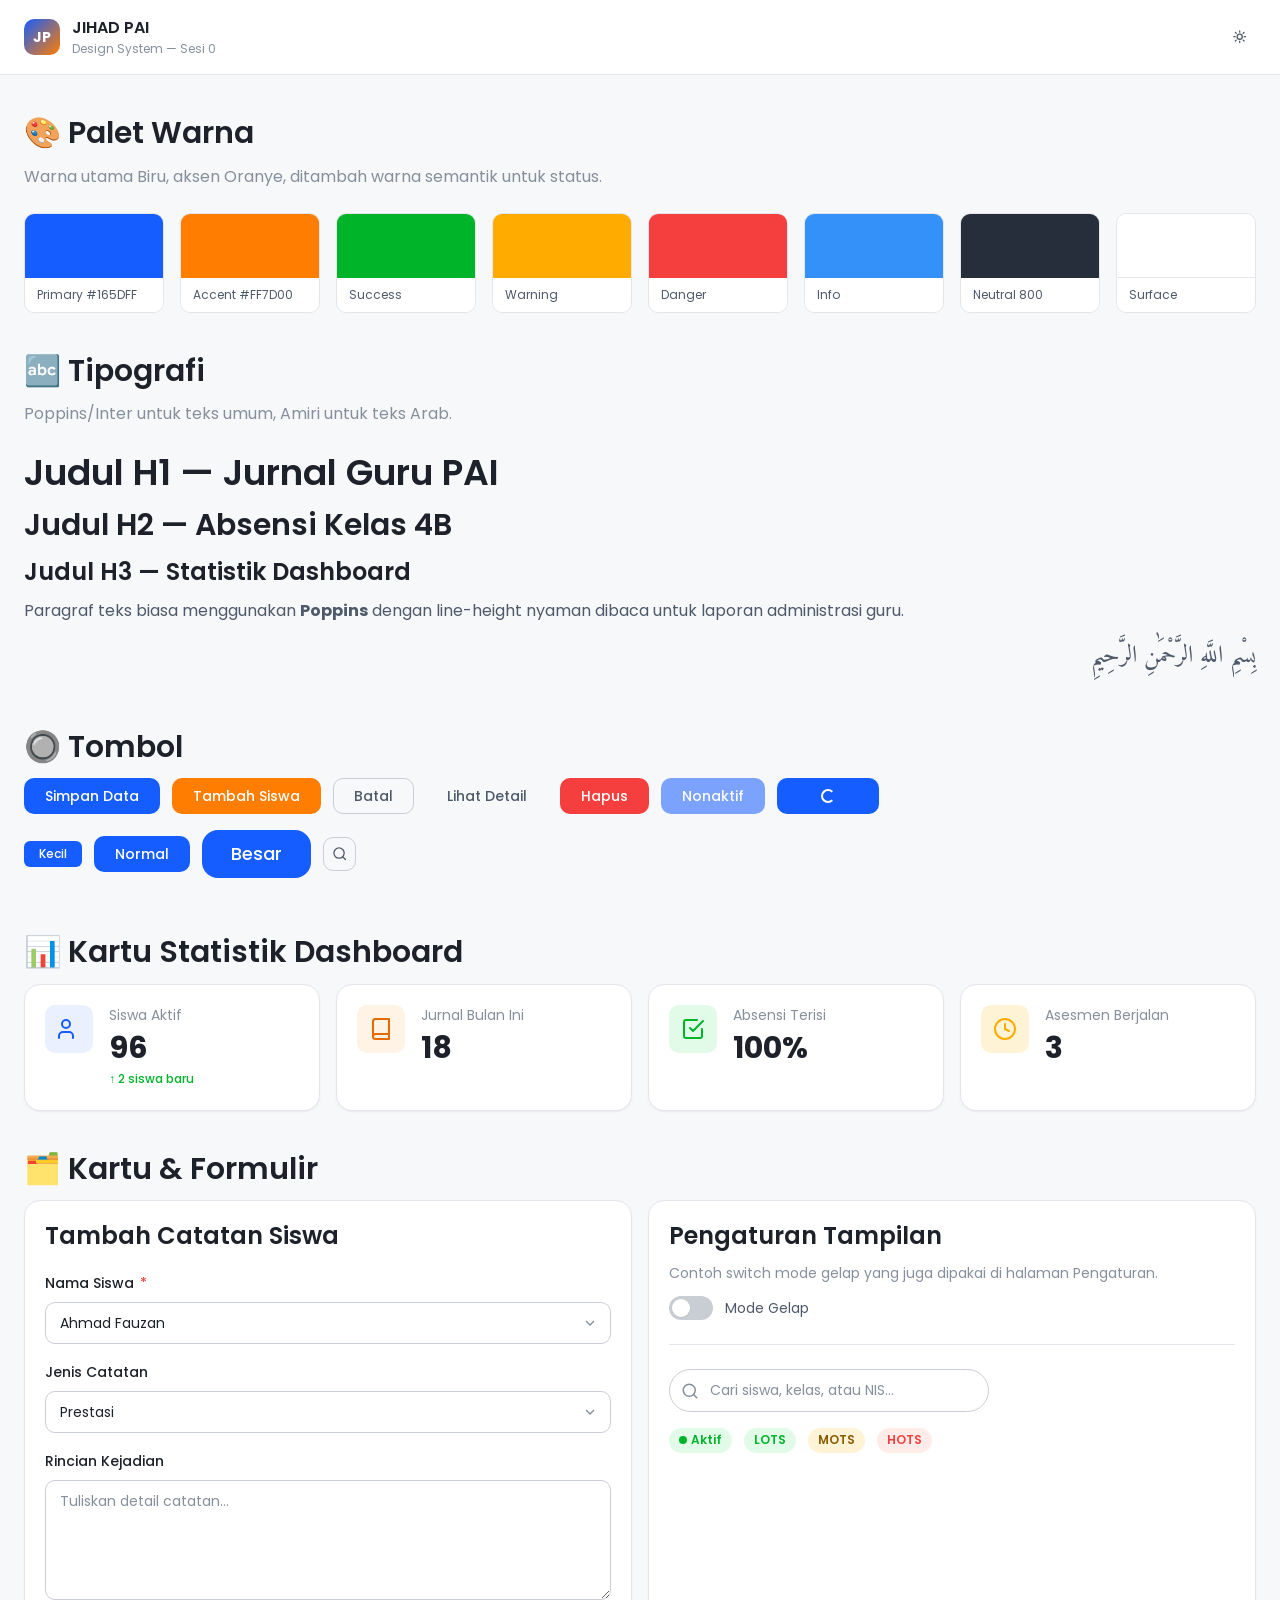
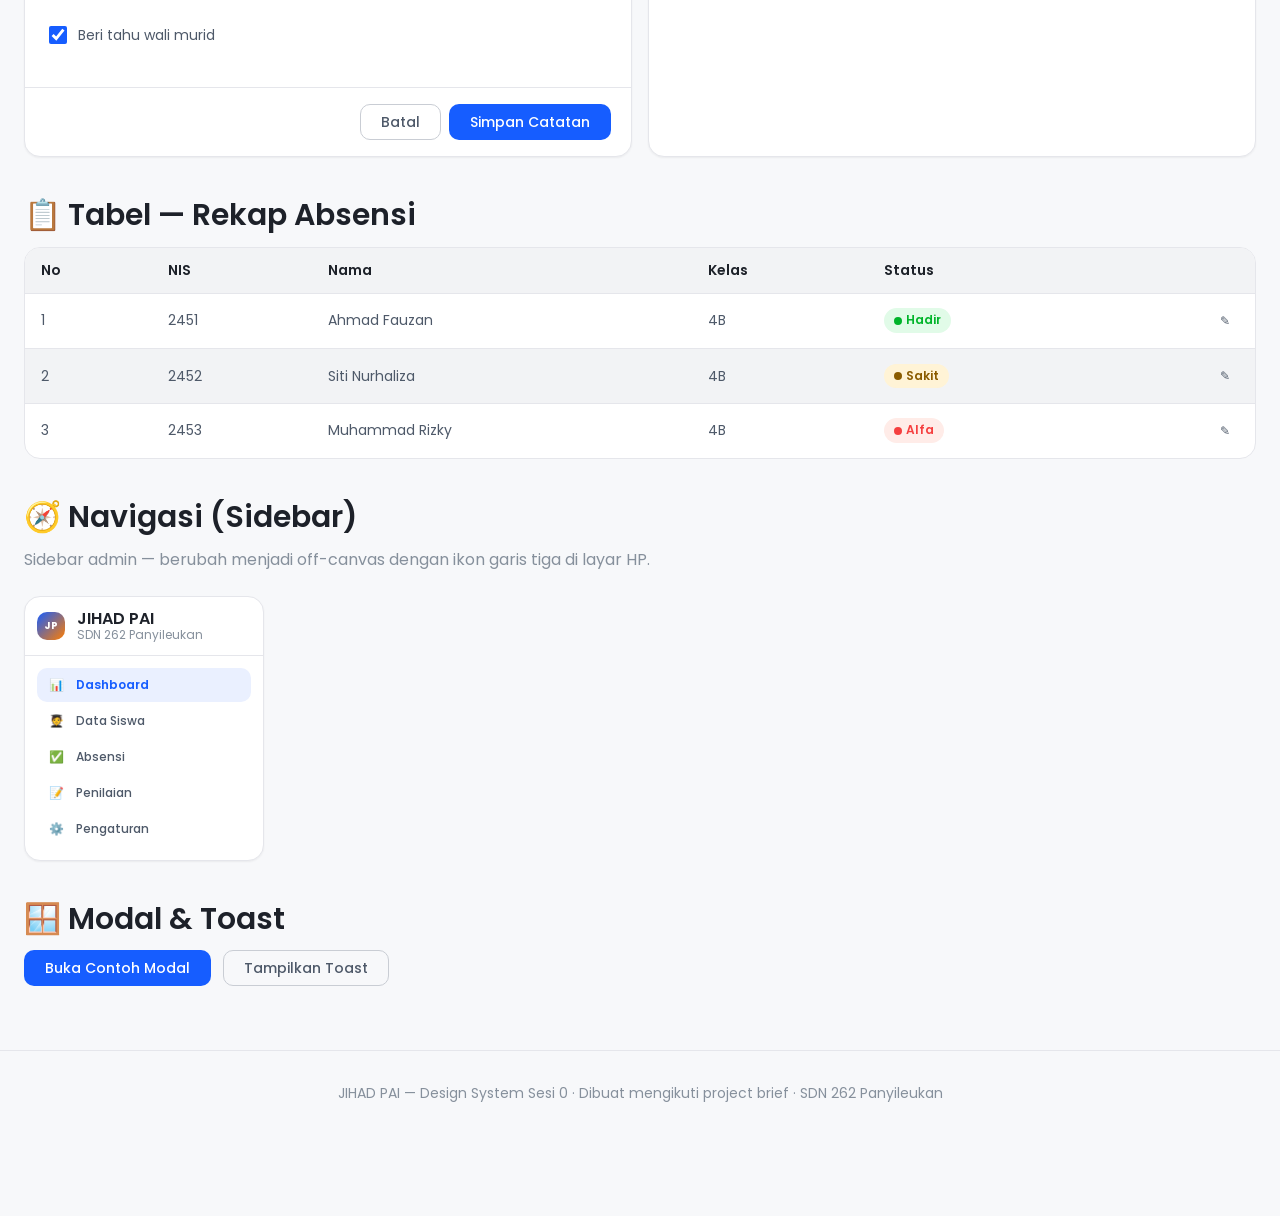
<file: docs/design-system-demo.html>
<!DOCTYPE html>
<html lang="id">
<head>
<meta charset="UTF-8">
<meta name="viewport" content="width=device-width, initial-scale=1.0">
<title>JIHAD PAI — Pratinjau Design System</title>
<link rel="preconnect" href="https://fonts.googleapis.com">
<link href="https://fonts.googleapis.com/css2?family=Poppins:wght@400;500;600;700&family=Amiri&display=swap" rel="stylesheet">
<style>
/* ==========================================================================
   JIHAD PAI — Design Tokens
   Jurnal, Informasi Harian, dan Administrasi Guru PAI
   Sesi 0: Design System
   ========================================================================== */

:root {
  /* ---------- Brand Colors ---------- */
  --color-primary-50:  #EAF0FF;
  --color-primary-100: #D2E0FF;
  --color-primary-300: #7DA3FF;
  --color-primary-500: #165DFF; /* Warna utama */
  --color-primary-600: #0E4FE0;
  --color-primary-700: #0B3FB8;
  --color-primary-900: #06277A;

  --color-accent-50:  #FFF3E6;
  --color-accent-100: #FFE2C2;
  --color-accent-300: #FFAD5C;
  --color-accent-500: #FF7D00; /* Warna aksen */
  --color-accent-600: #E56A00;
  --color-accent-700: #BD5700;

  /* ---------- Semantic Colors ---------- */
  --color-success-500: #00B42A;
  --color-success-100: #E1FBE8;
  --color-warning-500: #FFAB00;
  --color-warning-100: #FFF3D6;
  --color-danger-500:  #F53F3F;
  --color-danger-100:  #FFECE8;
  --color-info-500:    #3491FA;
  --color-info-100:    #E8F5FF;

  /* Status kehadiran (dipakai di modul Absensi) */
  --color-hadir:       var(--color-success-500);
  --color-izin:        var(--color-info-500);
  --color-sakit:       var(--color-warning-500);
  --color-alfa:        var(--color-danger-500);
  --color-dispensasi:  #9370DB;

  /* Level berpikir soal (Bank Soal) */
  --color-lots: var(--color-success-500);
  --color-mots: var(--color-warning-500);
  --color-hots: var(--color-danger-500);

  /* ---------- Neutrals ---------- */
  --color-white: #FFFFFF;
  --color-neutral-50:  #F7F8FA;
  --color-neutral-100: #F2F3F5;
  --color-neutral-200: #E5E6EB;
  --color-neutral-300: #C9CDD4;
  --color-neutral-400: #A9AEB8;
  --color-neutral-500: #86909C;
  --color-neutral-600: #6B7280;
  --color-neutral-700: #4E5969;
  --color-neutral-800: #272E3B;
  --color-neutral-900: #1D2129;

  /* ---------- Theme (Light — default) ---------- */
  --bg-body:        var(--color-neutral-50);
  --bg-surface:      var(--color-white);
  --bg-surface-alt:  var(--color-neutral-100);
  --bg-sidebar:      var(--color-white);
  --bg-overlay:      rgba(29, 33, 41, 0.55);
  --bg-hover:        var(--color-primary-50);

  --text-heading:   var(--color-neutral-900);
  --text-body:      var(--color-neutral-700);
  --text-muted:     var(--color-neutral-500);
  --text-on-primary: var(--color-white);
  --text-on-accent:  var(--color-white);
  --text-link:       var(--color-primary-500);

  --border-color:      var(--color-neutral-200);
  --border-color-strong: var(--color-neutral-300);
  --border-focus:      var(--color-primary-500);

  --shadow-sm: 0 1px 2px rgba(29, 33, 41, 0.06);
  --shadow-md: 0 4px 12px rgba(29, 33, 41, 0.08);
  --shadow-lg: 0 8px 24px rgba(29, 33, 41, 0.12);
  --shadow-xl: 0 16px 40px rgba(29, 33, 41, 0.16);

  /* ---------- Typography ---------- */
  --font-base:    'Poppins', 'Inter', -apple-system, BlinkMacSystemFont, 'Segoe UI', sans-serif;
  --font-arabic:  'Amiri', 'Scheherazade New', 'Traditional Arabic', serif;

  --fs-xs:   0.75rem;   /* 12px */
  --fs-sm:   0.875rem;  /* 14px */
  --fs-base: 1rem;      /* 16px */
  --fs-md:   1.125rem;  /* 18px */
  --fs-lg:   1.25rem;   /* 20px */
  --fs-xl:   1.5rem;    /* 24px */
  --fs-2xl:  1.875rem;  /* 30px */
  --fs-3xl:  2.25rem;   /* 36px */
  --fs-4xl:  3rem;      /* 48px */

  --fw-regular:  400;
  --fw-medium:   500;
  --fw-semibold: 600;
  --fw-bold:     700;

  --lh-tight:  1.25;
  --lh-normal: 1.5;
  --lh-relaxed: 1.75;

  /* ---------- Spacing scale (4px base) ---------- */
  --space-1:  0.25rem;
  --space-2:  0.5rem;
  --space-3:  0.75rem;
  --space-4:  1rem;
  --space-5:  1.25rem;
  --space-6:  1.5rem;
  --space-8:  2rem;
  --space-10: 2.5rem;
  --space-12: 3rem;
  --space-16: 4rem;
  --space-20: 5rem;

  /* ---------- Radius ---------- */
  --radius-sm:  6px;
  --radius-md:  10px;
  --radius-lg:  16px;
  --radius-xl:  24px;
  --radius-full: 999px;

  /* ---------- Motion ---------- */
  --ease-standard: cubic-bezier(0.4, 0, 0.2, 1);
  --duration-fast: 150ms;
  --duration-base: 250ms;
  --duration-slow: 400ms;

  /* ---------- Layout ---------- */
  --navbar-height:      64px;
  --sidebar-width:      264px;
  --sidebar-width-collapsed: 76px;
  --container-max: 1280px;

  /* ---------- Z-index scale ---------- */
  --z-dropdown: 100;
  --z-sticky:   200;
  --z-sidebar:  300;
  --z-overlay:  400;
  --z-modal:    500;
  --z-toast:    600;

  /* Breakpoints (referensi — dipakai manual di media query, CSS var
     tidak dapat dipakai langsung di dalam @media)
     --bp-sm: 480px
     --bp-md: 768px
     --bp-lg: 1024px
     --bp-xl: 1280px */

  color-scheme: light;
}

/* ---------- Theme (Dark) ---------- */
[data-theme='dark'] {
  --bg-body:        #14171F;
  --bg-surface:      #1B1F2A;
  --bg-surface-alt:  #232837;
  --bg-sidebar:      #171A24;
  --bg-overlay:      rgba(0, 0, 0, 0.65);
  --bg-hover:        rgba(22, 93, 255, 0.14);

  --text-heading:    #F2F3F5;
  --text-body:       #C9CDD4;
  --text-muted:      #86909C;
  --text-on-primary: var(--color-white);
  --text-on-accent:  var(--color-white);
  --text-link:       var(--color-primary-300);

  --border-color:        #2B3040;
  --border-color-strong: #3A4051;
  --border-focus:        var(--color-primary-300);

  --shadow-sm: 0 1px 2px rgba(0, 0, 0, 0.35);
  --shadow-md: 0 4px 14px rgba(0, 0, 0, 0.4);
  --shadow-lg: 0 10px 28px rgba(0, 0, 0, 0.45);
  --shadow-xl: 0 20px 44px rgba(0, 0, 0, 0.5);

  color-scheme: dark;
}

/* Hormati preferensi sistem sebelum pengguna memilih secara manual.
   Setelah pengguna memilih tema di Pengaturan, atribut data-theme pada
   <html> akan menimpa preferensi sistem ini (lihat theme-toggle.js). */
@media (prefers-color-scheme: dark) {
  :root:not([data-theme='light']):not([data-theme='dark']) {
    --bg-body:        #14171F;
    --bg-surface:      #1B1F2A;
    --bg-surface-alt:  #232837;
    --bg-sidebar:      #171A24;
    --bg-overlay:      rgba(0, 0, 0, 0.65);
    --bg-hover:        rgba(22, 93, 255, 0.14);
    --text-heading:    #F2F3F5;
    --text-body:       #C9CDD4;
    --text-muted:      #86909C;
    --text-link:       var(--color-primary-300);
    --border-color:        #2B3040;
    --border-color-strong: #3A4051;
    --border-focus:        var(--color-primary-300);
    color-scheme: dark;
  }
}
/* ==========================================================================
   JIHAD PAI — Base Styles
   ========================================================================== */

*, *::before, *::after {
  box-sizing: border-box;
}

html {
  font-size: 16px;
  -webkit-text-size-adjust: 100%;
  scroll-behavior: smooth;
}

body {
  margin: 0;
  font-family: var(--font-base);
  font-size: var(--fs-base);
  font-weight: var(--fw-regular);
  line-height: var(--lh-normal);
  color: var(--text-body);
  background-color: var(--bg-body);
  -webkit-font-smoothing: antialiased;
  -moz-osx-font-smoothing: grayscale;
  transition: background-color var(--duration-base) var(--ease-standard),
              color var(--duration-base) var(--ease-standard);
}

/* ---------- Typography ---------- */
h1, h2, h3, h4, h5, h6 {
  margin: 0 0 var(--space-3);
  color: var(--text-heading);
  font-weight: var(--fw-semibold);
  line-height: var(--lh-tight);
}

h1 { font-size: var(--fs-3xl); }
h2 { font-size: var(--fs-2xl); }
h3 { font-size: var(--fs-xl); }
h4 { font-size: var(--fs-lg); }
h5 { font-size: var(--fs-md); }
h6 { font-size: var(--fs-base); }

p { margin: 0 0 var(--space-3); }

small, .text-sm { font-size: var(--fs-sm); }
.text-xs { font-size: var(--fs-xs); }
.text-muted { color: var(--text-muted); }

a {
  color: var(--text-link);
  text-decoration: none;
  transition: color var(--duration-fast) var(--ease-standard);
}
a:hover { text-decoration: underline; }

/* Teks Arab (ayat, hadis) selalu pakai font & arah khusus */
.text-arabic {
  font-family: var(--font-arabic);
  direction: rtl;
  font-size: var(--fs-xl);
  line-height: var(--lh-relaxed);
}

img, svg { max-width: 100%; display: block; }

ul, ol { margin: 0 0 var(--space-3); padding-left: var(--space-5); }

hr {
  border: none;
  border-top: 1px solid var(--border-color);
  margin: var(--space-6) 0;
}

button, input, select, textarea {
  font-family: inherit;
  font-size: inherit;
  color: inherit;
}

/* ---------- Focus states (aksesibilitas) ---------- */
:focus-visible {
  outline: 2px solid var(--border-focus);
  outline-offset: 2px;
  border-radius: var(--radius-sm);
}

/* ---------- Scrollbar ---------- */
* { scrollbar-width: thin; scrollbar-color: var(--border-color-strong) transparent; }
*::-webkit-scrollbar { width: 8px; height: 8px; }
*::-webkit-scrollbar-track { background: transparent; }
*::-webkit-scrollbar-thumb {
  background-color: var(--border-color-strong);
  border-radius: var(--radius-full);
}
*::-webkit-scrollbar-thumb:hover { background-color: var(--text-muted); }

/* ---------- Selection ---------- */
::selection {
  background-color: var(--color-primary-100);
  color: var(--color-primary-900);
}

/* ---------- Layout helpers ---------- */
.container {
  width: 100%;
  max-width: var(--container-max);
  margin-inline: auto;
  padding-inline: var(--space-4);
}

/* ---------- Reduced motion ---------- */
@media (prefers-reduced-motion: reduce) {
  *, *::before, *::after {
    animation-duration: 0.001ms !important;
    animation-iteration-count: 1 !important;
    transition-duration: 0.001ms !important;
    scroll-behavior: auto !important;
  }
}
/* ==========================================================================
   JIHAD PAI — Buttons
   ========================================================================== */

.btn {
  display: inline-flex;
  align-items: center;
  justify-content: center;
  gap: var(--space-2);
  border: 1px solid transparent;
  border-radius: var(--radius-md);
  padding: 0.625rem 1.25rem;
  font-size: var(--fs-sm);
  font-weight: var(--fw-medium);
  line-height: 1;
  white-space: nowrap;
  cursor: pointer;
  user-select: none;
  transition: background-color var(--duration-fast) var(--ease-standard),
              border-color var(--duration-fast) var(--ease-standard),
              color var(--duration-fast) var(--ease-standard),
              transform var(--duration-fast) var(--ease-standard),
              box-shadow var(--duration-fast) var(--ease-standard);
}
.btn:active { transform: translateY(1px); }
.btn:disabled,
.btn[aria-disabled='true'] {
  opacity: 0.55;
  cursor: not-allowed;
  transform: none;
}
.btn svg { width: 1.1em; height: 1.1em; flex-shrink: 0; }

/* ---------- Variants ---------- */
.btn-primary {
  background-color: var(--color-primary-500);
  color: var(--text-on-primary);
}
.btn-primary:hover:not(:disabled) { background-color: var(--color-primary-600); }

.btn-accent {
  background-color: var(--color-accent-500);
  color: var(--text-on-accent);
}
.btn-accent:hover:not(:disabled) { background-color: var(--color-accent-600); }

.btn-outline {
  background-color: transparent;
  border-color: var(--border-color-strong);
  color: var(--text-body);
}
.btn-outline:hover:not(:disabled) {
  border-color: var(--color-primary-500);
  color: var(--color-primary-500);
  background-color: var(--bg-hover);
}

.btn-ghost {
  background-color: transparent;
  color: var(--text-body);
}
.btn-ghost:hover:not(:disabled) { background-color: var(--bg-surface-alt); }

.btn-success { background-color: var(--color-success-500); color: var(--color-white); }
.btn-success:hover:not(:disabled) { filter: brightness(0.92); }

.btn-danger { background-color: var(--color-danger-500); color: var(--color-white); }
.btn-danger:hover:not(:disabled) { filter: brightness(0.92); }

.btn-link {
  background: none;
  color: var(--text-link);
  padding: 0;
  border: none;
}
.btn-link:hover:not(:disabled) { text-decoration: underline; }

/* ---------- Sizes ---------- */
.btn-sm { padding: 0.375rem 0.875rem; font-size: var(--fs-xs); border-radius: var(--radius-sm); }
.btn-lg { padding: 0.875rem 1.75rem; font-size: var(--fs-md); border-radius: var(--radius-lg); }

.btn-block { width: 100%; }

/* Tombol ikon saja (bulat) — mis. tombol aksi di tabel/navbar */
.btn-icon {
  padding: 0.5rem;
  border-radius: var(--radius-md);
  aspect-ratio: 1 / 1;
}
.btn-icon.btn-round { border-radius: var(--radius-full); }

/* ---------- Loading state ---------- */
.btn-loading { position: relative; color: transparent !important; pointer-events: none; }
.btn-loading::after {
  content: '';
  position: absolute;
  width: 1em;
  height: 1em;
  border: 2px solid currentColor;
  border-right-color: transparent;
  border-radius: var(--radius-full);
  color: var(--color-white);
  animation: btn-spin 0.6s linear infinite;
}
.btn-outline.btn-loading::after,
.btn-ghost.btn-loading::after { color: var(--text-body); }

@keyframes btn-spin {
  to { transform: rotate(360deg); }
}

/* ---------- Floating Action Button (mobile quick access) ---------- */
.btn-fab {
  position: fixed;
  right: var(--space-5);
  bottom: var(--space-5);
  width: 56px;
  height: 56px;
  border-radius: var(--radius-full);
  background-color: var(--color-accent-500);
  color: var(--color-white);
  box-shadow: var(--shadow-lg);
  z-index: var(--z-sticky);
}
/* ==========================================================================
   JIHAD PAI — Cards
   ========================================================================== */

.card {
  background-color: var(--bg-surface);
  border: 1px solid var(--border-color);
  border-radius: var(--radius-lg);
  box-shadow: var(--shadow-sm);
  transition: box-shadow var(--duration-base) var(--ease-standard),
              transform var(--duration-base) var(--ease-standard),
              border-color var(--duration-base) var(--ease-standard);
}

.card-hover:hover {
  box-shadow: var(--shadow-md);
  transform: translateY(-2px);
  border-color: var(--color-primary-100);
}

.card-header {
  display: flex;
  align-items: center;
  justify-content: space-between;
  gap: var(--space-3);
  padding: var(--space-5) var(--space-5) 0;
}
.card-header h1, .card-header h2, .card-header h3, .card-header h4 { margin: 0; }

.card-body { padding: var(--space-5); }

.card-footer {
  padding: var(--space-4) var(--space-5);
  border-top: 1px solid var(--border-color);
  display: flex;
  align-items: center;
  justify-content: flex-end;
  gap: var(--space-2);
}

.card-compact .card-body { padding: var(--space-4); }

/* ---------- Kartu Statistik Dashboard ---------- */
.stat-card {
  display: flex;
  align-items: flex-start;
  gap: var(--space-4);
  padding: var(--space-5);
  background-color: var(--bg-surface);
  border: 1px solid var(--border-color);
  border-radius: var(--radius-lg);
  box-shadow: var(--shadow-sm);
}

.stat-card__icon {
  display: flex;
  align-items: center;
  justify-content: center;
  width: 48px;
  height: 48px;
  border-radius: var(--radius-md);
  background-color: var(--color-primary-50);
  color: var(--color-primary-500);
  flex-shrink: 0;
}
.stat-card__icon svg { width: 24px; height: 24px; }

/* Varian warna ikon statistik */
.stat-card__icon--accent  { background-color: var(--color-accent-50);  color: var(--color-accent-600); }
.stat-card__icon--success { background-color: var(--color-success-100); color: var(--color-success-500); }
.stat-card__icon--info    { background-color: var(--color-info-100);    color: var(--color-info-500); }
.stat-card__icon--warning { background-color: var(--color-warning-100); color: var(--color-warning-500); }

.stat-card__label {
  font-size: var(--fs-sm);
  color: var(--text-muted);
  margin-bottom: var(--space-1);
}

.stat-card__value {
  font-size: var(--fs-2xl);
  font-weight: var(--fw-bold);
  color: var(--text-heading);
  line-height: 1.2;
}

.stat-card__trend {
  display: inline-flex;
  align-items: center;
  gap: var(--space-1);
  font-size: var(--fs-xs);
  font-weight: var(--fw-medium);
  margin-top: var(--space-1);
}
.stat-card__trend--up { color: var(--color-success-500); }
.stat-card__trend--down { color: var(--color-danger-500); }

/* ---------- Kartu konten bergilir (landing page) ---------- */
.content-card {
  border-radius: var(--radius-xl);
  overflow: hidden;
  background: linear-gradient(135deg, var(--color-primary-500), var(--color-primary-700));
  color: var(--color-white);
  padding: var(--space-8);
  box-shadow: var(--shadow-lg);
}
.content-card--accent {
  background: linear-gradient(135deg, var(--color-accent-500), var(--color-accent-700));
}

/* Grid responsif untuk kumpulan kartu statistik */
.stat-grid {
  display: grid;
  grid-template-columns: repeat(4, 1fr);
  gap: var(--space-4);
}

@media (max-width: 1024px) {
  .stat-grid { grid-template-columns: repeat(2, 1fr); }
}
@media (max-width: 480px) {
  .stat-grid { grid-template-columns: 1fr; }
}
/* ==========================================================================
   JIHAD PAI — Form Inputs
   ========================================================================== */

.form-group { margin-bottom: var(--space-4); }

.form-label {
  display: inline-block;
  margin-bottom: var(--space-2);
  font-size: var(--fs-sm);
  font-weight: var(--fw-medium);
  color: var(--text-heading);
}
.form-label .required { color: var(--color-danger-500); margin-left: 2px; }

.form-input,
.form-select,
.form-textarea {
  width: 100%;
  padding: 0.625rem 0.875rem;
  font-size: var(--fs-sm);
  color: var(--text-heading);
  background-color: var(--bg-surface);
  border: 1px solid var(--border-color-strong);
  border-radius: var(--radius-md);
  transition: border-color var(--duration-fast) var(--ease-standard),
              box-shadow var(--duration-fast) var(--ease-standard);
}
.form-input::placeholder,
.form-textarea::placeholder { color: var(--text-muted); }

.form-input:focus,
.form-select:focus,
.form-textarea:focus {
  outline: none;
  border-color: var(--color-primary-500);
  box-shadow: 0 0 0 3px var(--color-primary-100);
}

.form-input:disabled,
.form-select:disabled,
.form-textarea:disabled {
  background-color: var(--bg-surface-alt);
  color: var(--text-muted);
  cursor: not-allowed;
}

.form-textarea { min-height: 120px; resize: vertical; }

.form-select {
  appearance: none;
  background-image: url("data:image/svg+xml,%3Csvg xmlns='http://www.w3.org/2000/svg' width='16' height='16' viewBox='0 0 24 24' fill='none' stroke='%2386909C' stroke-width='2'%3E%3Cpath d='M6 9l6 6 6-6'/%3E%3C/svg%3E");
  background-repeat: no-repeat;
  background-position: right 0.75rem center;
  padding-right: 2.25rem;
}

/* ---------- Ukuran ---------- */
.form-input-sm { padding: 0.4rem 0.7rem; font-size: var(--fs-xs); }
.form-input-lg { padding: 0.875rem 1rem; font-size: var(--fs-md); }

/* ---------- Grup input dengan ikon ---------- */
.input-group { position: relative; }
.input-group .form-input { padding-left: 2.5rem; }
.input-group__icon {
  position: absolute;
  left: 0.75rem;
  top: 50%;
  transform: translateY(-50%);
  color: var(--text-muted);
  display: flex;
  pointer-events: none;
}
.input-group__icon svg { width: 18px; height: 18px; }

/* ---------- Helper & error text ---------- */
.form-help { margin-top: var(--space-1); font-size: var(--fs-xs); color: var(--text-muted); }
.form-error-text { margin-top: var(--space-1); font-size: var(--fs-xs); color: var(--color-danger-500); }

.form-input.has-error,
.form-select.has-error,
.form-textarea.has-error {
  border-color: var(--color-danger-500);
}
.form-input.has-error:focus,
.form-select.has-error:focus,
.form-textarea.has-error:focus {
  box-shadow: 0 0 0 3px var(--color-danger-100);
}

/* ---------- Checkbox & Radio ---------- */
.form-check {
  display: inline-flex;
  align-items: center;
  gap: var(--space-2);
  cursor: pointer;
  font-size: var(--fs-sm);
}
.form-check input[type='checkbox'],
.form-check input[type='radio'] {
  width: 18px;
  height: 18px;
  accent-color: var(--color-primary-500);
  cursor: pointer;
}

/* ---------- Switch (toggle) — dipakai untuk mode Terang/Gelap dsb ---------- */
.switch {
  position: relative;
  display: inline-block;
  width: 44px;
  height: 24px;
}
.switch input { opacity: 0; width: 0; height: 0; }
.switch__track {
  position: absolute;
  inset: 0;
  background-color: var(--border-color-strong);
  border-radius: var(--radius-full);
  cursor: pointer;
  transition: background-color var(--duration-fast) var(--ease-standard);
}
.switch__track::before {
  content: '';
  position: absolute;
  width: 18px;
  height: 18px;
  left: 3px;
  top: 3px;
  background-color: var(--color-white);
  border-radius: var(--radius-full);
  transition: transform var(--duration-fast) var(--ease-standard);
  box-shadow: var(--shadow-sm);
}
.switch input:checked + .switch__track { background-color: var(--color-primary-500); }
.switch input:checked + .switch__track::before { transform: translateX(20px); }

/* ---------- Search box ---------- */
.search-box { position: relative; max-width: 320px; }
.search-box .form-input { padding-left: 2.5rem; border-radius: var(--radius-full); }
/* ==========================================================================
   JIHAD PAI — Tables
   ========================================================================== */

.table-wrapper {
  width: 100%;
  overflow-x: auto;
  border: 1px solid var(--border-color);
  border-radius: var(--radius-lg);
  background-color: var(--bg-surface);
  -webkit-overflow-scrolling: touch;
}

.table {
  width: 100%;
  border-collapse: collapse;
  font-size: var(--fs-sm);
  white-space: nowrap;
}

.table thead th {
  position: sticky;
  top: 0;
  background-color: var(--bg-surface-alt);
  color: var(--text-heading);
  font-weight: var(--fw-semibold);
  text-align: left;
  padding: var(--space-3) var(--space-4);
  border-bottom: 1px solid var(--border-color);
  z-index: 1;
}

.table tbody td {
  padding: var(--space-3) var(--space-4);
  border-bottom: 1px solid var(--border-color);
  color: var(--text-body);
}

.table tbody tr:last-child td { border-bottom: none; }
.table tbody tr:hover td { background-color: var(--bg-hover); }

.table-striped tbody tr:nth-child(even) td { background-color: var(--bg-surface-alt); }

.table-actions {
  display: flex;
  gap: var(--space-2);
  justify-content: flex-end;
}

/* ---------- Kolom "freeze" — dipakai di halaman Penilaian
   agar No/NIS/Nama tetap terlihat saat digulir ke samping ---------- */
.table .col-freeze {
  position: sticky;
  left: 0;
  background-color: var(--bg-surface);
  z-index: 2;
  box-shadow: 2px 0 4px rgba(0, 0, 0, 0.04);
}
.table thead .col-freeze { z-index: 3; background-color: var(--bg-surface-alt); }

/* Susun beberapa kolom freeze berurutan (No, NIS, Nama) dengan
   memberi kelas col-freeze-1 / col-freeze-2 / col-freeze-3 pada <th>/<td>
   dan mengatur --freeze-offset sesuai lebar kolom sebelumnya */
.col-freeze-1 { left: 0; }
.col-freeze-2 { left: var(--freeze-offset-2, 48px); }
.col-freeze-3 { left: var(--freeze-offset-3, 120px); }

/* ---------- Empty state ---------- */
.table-empty {
  padding: var(--space-12) var(--space-4);
  text-align: center;
  color: var(--text-muted);
}

/* ---------- Card view (alternatif tabel di layar kecil, mis. Jurnal Guru) ---------- */
.data-card-list { display: none; flex-direction: column; gap: var(--space-3); }

@media (max-width: 768px) {
  .table-wrapper.responsive-cards { display: none; }
  .data-card-list { display: flex; }
}
/* ==========================================================================
   JIHAD PAI — Navigation (Sidebar, Navbar, Footer)
   ========================================================================== */

/* ---------- Sidebar (Admin/Guru) ---------- */
.sidebar {
  position: fixed;
  top: 0;
  left: 0;
  bottom: 0;
  width: var(--sidebar-width);
  background-color: var(--bg-sidebar);
  border-right: 1px solid var(--border-color);
  display: flex;
  flex-direction: column;
  z-index: var(--z-sidebar);
  transition: transform var(--duration-base) var(--ease-standard),
              width var(--duration-base) var(--ease-standard);
}

.sidebar__brand {
  display: flex;
  align-items: center;
  gap: var(--space-3);
  padding: var(--space-5);
  border-bottom: 1px solid var(--border-color);
  flex-shrink: 0;
}
.sidebar__brand img { width: 36px; height: 36px; border-radius: var(--radius-sm); }
.sidebar__brand-text { font-weight: var(--fw-semibold); color: var(--text-heading); line-height: 1.2; }
.sidebar__brand-text small { display: block; font-weight: var(--fw-regular); color: var(--text-muted); font-size: var(--fs-xs); }

.sidebar__nav {
  flex: 1;
  overflow-y: auto;
  padding: var(--space-3);
}

.sidebar__group-label {
  padding: var(--space-3) var(--space-3) var(--space-1);
  font-size: var(--fs-xs);
  font-weight: var(--fw-semibold);
  color: var(--text-muted);
  text-transform: uppercase;
  letter-spacing: 0.04em;
}

.sidebar__link {
  display: flex;
  align-items: center;
  gap: var(--space-3);
  padding: 0.625rem var(--space-3);
  margin-bottom: 2px;
  border-radius: var(--radius-md);
  color: var(--text-body);
  font-size: var(--fs-sm);
  font-weight: var(--fw-medium);
  transition: background-color var(--duration-fast) var(--ease-standard), color var(--duration-fast) var(--ease-standard);
}
.sidebar__link svg { width: 20px; height: 20px; flex-shrink: 0; }
.sidebar__link:hover { background-color: var(--bg-hover); color: var(--color-primary-500); text-decoration: none; }
.sidebar__link.is-active {
  background-color: var(--color-primary-50);
  color: var(--color-primary-500);
  font-weight: var(--fw-semibold);
}
.sidebar__link .badge { margin-left: auto; }

.sidebar__footer {
  padding: var(--space-4);
  border-top: 1px solid var(--border-color);
  flex-shrink: 0;
}

/* ---------- Sidebar: mode collapsed (ikon saja, desktop) ---------- */
.sidebar.is-collapsed { width: var(--sidebar-width-collapsed); }
.sidebar.is-collapsed .sidebar__brand-text,
.sidebar.is-collapsed .sidebar__group-label,
.sidebar.is-collapsed .sidebar__link span:not(.badge-dot) { display: none; }
.sidebar.is-collapsed .sidebar__link { justify-content: center; }

/* ---------- Konten utama bergeser mengikuti sidebar ---------- */
.app-main {
  margin-left: var(--sidebar-width);
  min-height: 100vh;
  background-color: var(--bg-body);
  transition: margin-left var(--duration-base) var(--ease-standard);
}
.sidebar.is-collapsed ~ .app-main { margin-left: var(--sidebar-width-collapsed); }

/* ---------- Sidebar: mode mobile (off-canvas) ---------- */
@media (max-width: 1024px) {
  .sidebar {
    transform: translateX(-100%);
    width: min(var(--sidebar-width), 82vw);
    box-shadow: var(--shadow-xl);
  }
  .sidebar.is-open { transform: translateX(0); }
  .app-main { margin-left: 0; }

  .sidebar-overlay {
    display: none;
    position: fixed;
    inset: 0;
    background-color: var(--bg-overlay);
    z-index: calc(var(--z-sidebar) - 1);
  }
  .sidebar-overlay.is-visible { display: block; }
}

/* ---------- Navbar (Admin topbar) ---------- */
.topbar {
  position: sticky;
  top: 0;
  height: var(--navbar-height);
  display: flex;
  align-items: center;
  justify-content: space-between;
  gap: var(--space-4);
  padding-inline: var(--space-5);
  background-color: var(--bg-surface);
  border-bottom: 1px solid var(--border-color);
  z-index: var(--z-sticky);
}
.topbar__left { display: flex; align-items: center; gap: var(--space-3); }
.topbar__title { font-size: var(--fs-md); font-weight: var(--fw-semibold); color: var(--text-heading); }
.topbar__right { display: flex; align-items: center; gap: var(--space-2); }

.topbar__menu-toggle { display: none; }
@media (max-width: 1024px) {
  .topbar__menu-toggle { display: inline-flex; }
}

.topbar__user {
  display: flex;
  align-items: center;
  gap: var(--space-2);
  padding: var(--space-1) var(--space-2) var(--space-1) var(--space-1);
  border-radius: var(--radius-full);
  cursor: pointer;
}
.topbar__user:hover { background-color: var(--bg-surface-alt); }
.topbar__user img, .avatar {
  width: 34px; height: 34px; border-radius: var(--radius-full); object-fit: cover;
}

/* ---------- Navbar publik (Landing Page, sticky) ---------- */
.navbar-public {
  position: sticky;
  top: 0;
  z-index: var(--z-sticky);
  display: flex;
  align-items: center;
  justify-content: space-between;
  padding: var(--space-4) var(--space-6);
  background-color: color-mix(in srgb, var(--bg-surface) 88%, transparent);
  backdrop-filter: blur(10px);
  border-bottom: 1px solid var(--border-color);
}
.navbar-public__brand { display: flex; align-items: center; gap: var(--space-3); font-weight: var(--fw-semibold); color: var(--text-heading); }
.navbar-public__brand img { width: 40px; height: 40px; }
.navbar-public__links { display: flex; gap: var(--space-6); align-items: center; }
@media (max-width: 768px) {
  .navbar-public__links { display: none; }
}

/* ---------- Footer (landing page) ---------- */
.site-footer {
  background-color: var(--bg-surface-alt);
  border-top: 1px solid var(--border-color);
  padding: var(--space-12) 0 var(--space-6);
  color: var(--text-muted);
  font-size: var(--fs-sm);
}
.site-footer__grid {
  display: grid;
  grid-template-columns: 2fr 1fr 1fr;
  gap: var(--space-8);
  margin-bottom: var(--space-8);
}
.site-footer__brand { color: var(--text-heading); font-weight: var(--fw-semibold); margin-bottom: var(--space-2); }
.site-footer__links a { display: block; color: var(--text-muted); padding: var(--space-1) 0; }
.site-footer__bottom {
  border-top: 1px solid var(--border-color);
  padding-top: var(--space-4);
  display: flex;
  justify-content: space-between;
  flex-wrap: wrap;
  gap: var(--space-2);
}
@media (max-width: 768px) {
  .site-footer__grid { grid-template-columns: 1fr; }
}

/* ---------- Breadcrumb ---------- */
.breadcrumb { display: flex; align-items: center; gap: var(--space-2); font-size: var(--fs-sm); color: var(--text-muted); }
.breadcrumb a { color: var(--text-muted); }
.breadcrumb .is-current { color: var(--text-heading); font-weight: var(--fw-medium); }
/* ==========================================================================
   JIHAD PAI — Modals
   ========================================================================== */

.modal-overlay {
  position: fixed;
  inset: 0;
  background-color: var(--bg-overlay);
  display: flex;
  align-items: center;
  justify-content: center;
  padding: var(--space-4);
  z-index: var(--z-modal);
  animation: modal-fade-in var(--duration-base) var(--ease-standard);
}

.modal {
  width: 100%;
  max-width: 520px;
  max-height: 90vh;
  display: flex;
  flex-direction: column;
  background-color: var(--bg-surface);
  border-radius: var(--radius-lg);
  box-shadow: var(--shadow-xl);
  animation: modal-scale-in var(--duration-base) var(--ease-standard);
}
.modal-sm { max-width: 400px; }
.modal-lg { max-width: 720px; }
.modal-xl { max-width: 960px; }

.modal-header {
  display: flex;
  align-items: center;
  justify-content: space-between;
  padding: var(--space-5);
  border-bottom: 1px solid var(--border-color);
  flex-shrink: 0;
}
.modal-header h3 { margin: 0; }

.modal-close {
  display: inline-flex;
  align-items: center;
  justify-content: center;
  width: 32px;
  height: 32px;
  border-radius: var(--radius-full);
  color: var(--text-muted);
  cursor: pointer;
}
.modal-close:hover { background-color: var(--bg-surface-alt); color: var(--text-heading); }

.modal-body { padding: var(--space-5); overflow-y: auto; }

.modal-footer {
  display: flex;
  justify-content: flex-end;
  gap: var(--space-2);
  padding: var(--space-4) var(--space-5);
  border-top: 1px solid var(--border-color);
  flex-shrink: 0;
}

@keyframes modal-fade-in {
  from { opacity: 0; }
  to { opacity: 1; }
}
@keyframes modal-scale-in {
  from { opacity: 0; transform: translateY(12px) scale(0.98); }
  to { opacity: 1; transform: translateY(0) scale(1); }
}

/* ---------- Toast notifikasi ---------- */
.toast-container {
  position: fixed;
  bottom: var(--space-5);
  right: var(--space-5);
  display: flex;
  flex-direction: column;
  gap: var(--space-2);
  z-index: var(--z-toast);
}
.toast {
  display: flex;
  align-items: flex-start;
  gap: var(--space-3);
  min-width: 280px;
  max-width: 360px;
  padding: var(--space-3) var(--space-4);
  background-color: var(--bg-surface);
  border: 1px solid var(--border-color);
  border-left: 4px solid var(--color-primary-500);
  border-radius: var(--radius-md);
  box-shadow: var(--shadow-lg);
  animation: toast-slide-in var(--duration-base) var(--ease-standard);
}
.toast-success { border-left-color: var(--color-success-500); }
.toast-warning { border-left-color: var(--color-warning-500); }
.toast-danger  { border-left-color: var(--color-danger-500); }

@keyframes toast-slide-in {
  from { opacity: 0; transform: translateX(24px); }
  to { opacity: 1; transform: translateX(0); }
}
/* ==========================================================================
   JIHAD PAI — Badges & Status Pills
   ========================================================================== */

.badge {
  display: inline-flex;
  align-items: center;
  gap: var(--space-1);
  padding: 0.25rem 0.625rem;
  font-size: var(--fs-xs);
  font-weight: var(--fw-semibold);
  border-radius: var(--radius-full);
  line-height: 1.4;
  white-space: nowrap;
}

.badge-dot {
  width: 8px;
  height: 8px;
  border-radius: var(--radius-full);
  background-color: currentColor;
  flex-shrink: 0;
}

.badge-neutral  { background-color: var(--bg-surface-alt); color: var(--text-body); }
.badge-primary  { background-color: var(--color-primary-50); color: var(--color-primary-600); }
.badge-accent   { background-color: var(--color-accent-50); color: var(--color-accent-600); }
.badge-success  { background-color: var(--color-success-100); color: var(--color-success-500); }
.badge-warning  { background-color: var(--color-warning-100); color: #8A5B00; }
.badge-danger   { background-color: var(--color-danger-100); color: var(--color-danger-500); }
.badge-info     { background-color: var(--color-info-100); color: var(--color-info-500); }

/* ---------- Status Absensi ---------- */
.badge-hadir       { background-color: var(--color-success-100); color: var(--color-hadir); }
.badge-izin        { background-color: var(--color-info-100);    color: var(--color-izin); }
.badge-sakit       { background-color: var(--color-warning-100); color: #8A5B00; }
.badge-alfa        { background-color: var(--color-danger-100);  color: var(--color-alfa); }
.badge-dispensasi  { background-color: #F1EBFB; color: var(--color-dispensasi); }

/* ---------- Level Berpikir Soal ---------- */
.badge-lots { background-color: var(--color-success-100); color: var(--color-lots); }
.badge-mots { background-color: var(--color-warning-100); color: #8A5B00; }
.badge-hots { background-color: var(--color-danger-100); color: var(--color-hots); }

/* ---------- Status umum (Aktif/Tidak Aktif, dsb.) ---------- */
.badge-active   { background-color: var(--color-success-100); color: var(--color-success-500); }
.badge-inactive { background-color: var(--bg-surface-alt); color: var(--text-muted); }
/* ==========================================================================
   JIHAD PAI — Utilities
   ========================================================================== */

.flex { display: flex; }
.inline-flex { display: inline-flex; }
.flex-col { flex-direction: column; }
.items-center { align-items: center; }
.justify-between { justify-content: space-between; }
.justify-center { justify-content: center; }
.flex-wrap { flex-wrap: wrap; }
.gap-1 { gap: var(--space-1); }
.gap-2 { gap: var(--space-2); }
.gap-3 { gap: var(--space-3); }
.gap-4 { gap: var(--space-4); }

.grid { display: grid; }

.w-full { width: 100%; }

.mt-0 { margin-top: 0; }
.mb-0 { margin-bottom: 0; }

.text-center { text-align: center; }
.text-right { text-align: right; }
.font-medium { font-weight: var(--fw-medium); }
.font-semibold { font-weight: var(--fw-semibold); }
.font-bold { font-weight: var(--fw-bold); }

.truncate {
  overflow: hidden;
  text-overflow: ellipsis;
  white-space: nowrap;
}

.visually-hidden {
  position: absolute !important;
  width: 1px; height: 1px;
  padding: 0; margin: -1px;
  overflow: hidden;
  clip: rect(0, 0, 0, 0);
  white-space: nowrap;
  border: 0;
}

.rounded-sm { border-radius: var(--radius-sm); }
.rounded-md { border-radius: var(--radius-md); }
.rounded-lg { border-radius: var(--radius-lg); }
.rounded-full { border-radius: var(--radius-full); }

.shadow-sm { box-shadow: var(--shadow-sm); }
.shadow-md { box-shadow: var(--shadow-md); }

/* Sembunyikan/tampilkan sesuai ukuran layar */
.hide-mobile { display: initial; }
.show-mobile { display: none; }
@media (max-width: 768px) {
  .hide-mobile { display: none !important; }
  .show-mobile { display: initial !important; }
}

/* Skeleton loading */
.skeleton {
  background: linear-gradient(90deg, var(--bg-surface-alt) 25%, var(--border-color) 37%, var(--bg-surface-alt) 63%);
  background-size: 400% 100%;
  animation: skeleton-loading 1.4s ease infinite;
  border-radius: var(--radius-sm);
}
@keyframes skeleton-loading {
  0% { background-position: 100% 50%; }
  100% { background-position: 0 50%; }
}


/* ---- Penyesuaian khusus halaman demo ---- */
.demo-page { padding-bottom: var(--space-20); }
.demo-topbar {
  position: sticky; top: 0; z-index: var(--z-sticky);
  display: flex; align-items: center; justify-content: space-between;
  padding: var(--space-4) var(--space-6);
  background-color: color-mix(in srgb, var(--bg-surface) 90%, transparent);
  backdrop-filter: blur(8px);
  border-bottom: 1px solid var(--border-color);
}
.demo-topbar__brand { display: flex; align-items: center; gap: var(--space-3); font-weight: var(--fw-semibold); color: var(--text-heading); }
.demo-logo {
  width: 36px; height: 36px; border-radius: var(--radius-md);
  background: linear-gradient(135deg, var(--color-primary-500), var(--color-accent-500));
  display: flex; align-items: center; justify-content: center;
  color: #fff; font-weight: var(--fw-bold); font-size: var(--fs-sm);
}
.demo-section { padding: var(--space-10) var(--space-6) 0; max-width: var(--container-max); margin: 0 auto; }
.demo-section h2 { display: flex; align-items: center; gap: var(--space-2); }
.demo-section > p.text-muted { margin-bottom: var(--space-6); }
.demo-swatches { display: grid; grid-template-columns: repeat(auto-fill, minmax(140px, 1fr)); gap: var(--space-4); }
.swatch { border-radius: var(--radius-md); overflow: hidden; border: 1px solid var(--border-color); }
.swatch__color { height: 64px; }
.swatch__label { padding: var(--space-2) var(--space-3); font-size: var(--fs-xs); background: var(--bg-surface); }
.demo-row { display: flex; flex-wrap: wrap; gap: var(--space-3); align-items: center; margin-bottom: var(--space-4); }
.demo-grid-2 { display: grid; grid-template-columns: 1fr 1fr; gap: var(--space-4); }
.demo-grid-3 { display: grid; grid-template-columns: repeat(3, 1fr); gap: var(--space-4); }
.mini-sidebar-preview {
  width: 240px; border: 1px solid var(--border-color); border-radius: var(--radius-lg);
  overflow: hidden; background: var(--bg-sidebar); box-shadow: var(--shadow-sm);
}
.mini-sidebar-preview .sidebar__brand,
.mini-sidebar-preview .sidebar__nav { padding: var(--space-3); }
.mini-sidebar-preview .sidebar__link { padding: 0.5rem 0.75rem; font-size: var(--fs-xs); }
@media (max-width: 768px) {
  .demo-grid-2, .demo-grid-3 { grid-template-columns: 1fr; }
}
footer.demo-footer {
  text-align: center; padding: var(--space-8) var(--space-4);
  color: var(--text-muted); font-size: var(--fs-sm);
  border-top: 1px solid var(--border-color); margin-top: var(--space-16);
}
</style>
</head>
<body>

<header class="demo-topbar">
  <div class="demo-topbar__brand">
    <div class="demo-logo">JP</div>
    <div>
      JIHAD PAI
      <div class="text-xs text-muted" style="font-weight:400;">Design System — Sesi 0</div>
    </div>
  </div>
  <div class="demo-row" style="margin:0;">
    <button class="btn btn-icon btn-ghost" id="theme-toggle-btn" aria-label="Ganti mode terang/gelap" role="switch" aria-checked="false">
      <svg id="theme-icon" width="20" height="20" viewBox="0 0 24 24" fill="none" stroke="currentColor" stroke-width="2" stroke-linecap="round" stroke-linejoin="round"><path d="M12 3v2M12 19v2M5.2 5.2l1.4 1.4M17.4 17.4l1.4 1.4M3 12h2M19 12h2M5.2 18.8l1.4-1.4M17.4 6.6l1.4-1.4M12 8a4 4 0 1 0 0 8 4 4 0 0 0 0-8Z"/></svg>
    </button>
  </div>
</header>

<div class="demo-page">

  <!-- ===== Warna ===== -->
  <section class="demo-section">
    <h2>🎨 Palet Warna</h2>
    <p class="text-muted">Warna utama Biru, aksen Oranye, ditambah warna semantik untuk status.</p>
    <div class="demo-swatches">
      <div class="swatch"><div class="swatch__color" style="background:var(--color-primary-500)"></div><div class="swatch__label">Primary #165DFF</div></div>
      <div class="swatch"><div class="swatch__color" style="background:var(--color-accent-500)"></div><div class="swatch__label">Accent #FF7D00</div></div>
      <div class="swatch"><div class="swatch__color" style="background:var(--color-success-500)"></div><div class="swatch__label">Success</div></div>
      <div class="swatch"><div class="swatch__color" style="background:var(--color-warning-500)"></div><div class="swatch__label">Warning</div></div>
      <div class="swatch"><div class="swatch__color" style="background:var(--color-danger-500)"></div><div class="swatch__label">Danger</div></div>
      <div class="swatch"><div class="swatch__color" style="background:var(--color-info-500)"></div><div class="swatch__label">Info</div></div>
      <div class="swatch"><div class="swatch__color" style="background:var(--color-neutral-800)"></div><div class="swatch__label">Neutral 800</div></div>
      <div class="swatch"><div class="swatch__color" style="background:var(--bg-surface);border-bottom:1px solid var(--border-color)"></div><div class="swatch__label">Surface</div></div>
    </div>
  </section>

  <!-- ===== Tipografi ===== -->
  <section class="demo-section">
    <h2>🔤 Tipografi</h2>
    <p class="text-muted">Poppins/Inter untuk teks umum, Amiri untuk teks Arab.</p>
    <h1>Judul H1 — Jurnal Guru PAI</h1>
    <h2>Judul H2 — Absensi Kelas 4B</h2>
    <h3>Judul H3 — Statistik Dashboard</h3>
    <p>Paragraf teks biasa menggunakan <strong>Poppins</strong> dengan line-height nyaman dibaca untuk laporan administrasi guru.</p>
    <p class="text-arabic">بِسْمِ اللَّهِ الرَّحْمَٰنِ الرَّحِيمِ</p>
  </section>

  <!-- ===== Tombol ===== -->
  <section class="demo-section">
    <h2>🔘 Tombol</h2>
    <div class="demo-row">
      <button class="btn btn-primary">Simpan Data</button>
      <button class="btn btn-accent">Tambah Siswa</button>
      <button class="btn btn-outline">Batal</button>
      <button class="btn btn-ghost">Lihat Detail</button>
      <button class="btn btn-danger">Hapus</button>
      <button class="btn btn-primary" disabled>Nonaktif</button>
      <button class="btn btn-primary btn-loading">Memuat</button>
    </div>
    <div class="demo-row">
      <button class="btn btn-primary btn-sm">Kecil</button>
      <button class="btn btn-primary">Normal</button>
      <button class="btn btn-primary btn-lg">Besar</button>
      <button class="btn btn-icon btn-outline" aria-label="Cari">
        <svg width="18" height="18" viewBox="0 0 24 24" fill="none" stroke="currentColor" stroke-width="2" stroke-linecap="round" stroke-linejoin="round"><circle cx="11" cy="11" r="8"/><path d="m21 21-4.35-4.35"/></svg>
      </button>
    </div>
  </section>

  <!-- ===== Kartu Statistik ===== -->
  <section class="demo-section">
    <h2>📊 Kartu Statistik Dashboard</h2>
    <div class="stat-grid">
      <div class="stat-card">
        <div class="stat-card__icon">
          <svg width="24" height="24" viewBox="0 0 24 24" fill="none" stroke="currentColor" stroke-width="2" stroke-linecap="round" stroke-linejoin="round"><path d="M16 21v-2a4 4 0 0 0-4-4H6a4 4 0 0 0-4 4v2M9 11a4 4 0 1 0 0-8 4 4 0 0 0 0 8Z"/></svg>
        </div>
        <div>
          <div class="stat-card__label">Siswa Aktif</div>
          <div class="stat-card__value">96</div>
          <div class="stat-card__trend stat-card__trend--up">↑ 2 siswa baru</div>
        </div>
      </div>
      <div class="stat-card">
        <div class="stat-card__icon stat-card__icon--accent">
          <svg width="24" height="24" viewBox="0 0 24 24" fill="none" stroke="currentColor" stroke-width="2" stroke-linecap="round" stroke-linejoin="round"><path d="M4 19.5A2.5 2.5 0 0 1 6.5 17H20M4 4.5A2.5 2.5 0 0 1 6.5 2H20v20H6.5A2.5 2.5 0 0 1 4 19.5v-15Z"/></svg>
        </div>
        <div>
          <div class="stat-card__label">Jurnal Bulan Ini</div>
          <div class="stat-card__value">18</div>
        </div>
      </div>
      <div class="stat-card">
        <div class="stat-card__icon stat-card__icon--success">
          <svg width="24" height="24" viewBox="0 0 24 24" fill="none" stroke="currentColor" stroke-width="2" stroke-linecap="round" stroke-linejoin="round"><path d="M9 11l3 3L22 4M21 12v7a2 2 0 0 1-2 2H5a2 2 0 0 1-2-2V5a2 2 0 0 1 2-2h11"/></svg>
        </div>
        <div>
          <div class="stat-card__label">Absensi Terisi</div>
          <div class="stat-card__value">100%</div>
        </div>
      </div>
      <div class="stat-card">
        <div class="stat-card__icon stat-card__icon--warning">
          <svg width="24" height="24" viewBox="0 0 24 24" fill="none" stroke="currentColor" stroke-width="2" stroke-linecap="round" stroke-linejoin="round"><circle cx="12" cy="12" r="10"/><path d="M12 7v5l4 2"/></svg>
        </div>
        <div>
          <div class="stat-card__label">Asesmen Berjalan</div>
          <div class="stat-card__value">3</div>
        </div>
      </div>
    </div>
  </section>

  <!-- ===== Kartu & Form ===== -->
  <section class="demo-section">
    <h2>🗂️ Kartu &amp; Formulir</h2>
    <div class="demo-grid-2">
      <div class="card">
        <div class="card-header"><h3>Tambah Catatan Siswa</h3></div>
        <div class="card-body">
          <div class="form-group">
            <label class="form-label">Nama Siswa <span class="required">*</span></label>
            <select class="form-select">
              <option>Ahmad Fauzan</option>
              <option>Siti Nurhaliza</option>
            </select>
          </div>
          <div class="form-group">
            <label class="form-label">Jenis Catatan</label>
            <select class="form-select">
              <option>Prestasi</option>
              <option>Pembinaan</option>
              <option>Anekdot</option>
            </select>
          </div>
          <div class="form-group">
            <label class="form-label">Rincian Kejadian</label>
            <textarea class="form-textarea" placeholder="Tuliskan detail catatan..."></textarea>
          </div>
          <div class="form-group">
            <label class="form-check">
              <input type="checkbox" checked>
              <span>Beri tahu wali murid</span>
            </label>
          </div>
        </div>
        <div class="card-footer">
          <button class="btn btn-outline">Batal</button>
          <button class="btn btn-primary">Simpan Catatan</button>
        </div>
      </div>

      <div class="card card-hover">
        <div class="card-body">
          <h3>Pengaturan Tampilan</h3>
          <p class="text-muted text-sm">Contoh switch mode gelap yang juga dipakai di halaman Pengaturan.</p>
          <div class="demo-row">
            <label class="switch">
              <input type="checkbox" id="switch-demo">
              <span class="switch__track"></span>
            </label>
            <span class="text-sm">Mode Gelap</span>
          </div>
          <hr>
          <div class="search-box">
            <div class="input-group">
              <span class="input-group__icon">
                <svg width="18" height="18" viewBox="0 0 24 24" fill="none" stroke="currentColor" stroke-width="2" stroke-linecap="round" stroke-linejoin="round"><circle cx="11" cy="11" r="8"/><path d="m21 21-4.35-4.35"/></svg>
              </span>
              <input class="form-input" placeholder="Cari siswa, kelas, atau NIS...">
            </div>
          </div>
          <div class="demo-row" style="margin-top:var(--space-4)">
            <span class="badge badge-active"><span class="badge-dot"></span> Aktif</span>
            <span class="badge badge-lots">LOTS</span>
            <span class="badge badge-mots">MOTS</span>
            <span class="badge badge-hots">HOTS</span>
          </div>
        </div>
      </div>
    </div>
  </section>

  <!-- ===== Tabel ===== -->
  <section class="demo-section">
    <h2>📋 Tabel — Rekap Absensi</h2>
    <div class="table-wrapper">
      <table class="table table-striped">
        <thead>
          <tr>
            <th>No</th><th>NIS</th><th>Nama</th><th>Kelas</th><th>Status</th><th></th>
          </tr>
        </thead>
        <tbody>
          <tr>
            <td>1</td><td>2451</td><td>Ahmad Fauzan</td><td>4B</td>
            <td><span class="badge badge-hadir"><span class="badge-dot"></span>Hadir</span></td>
            <td class="table-actions">
              <button class="btn btn-icon btn-ghost btn-sm" aria-label="Ubah">✎</button>
            </td>
          </tr>
          <tr>
            <td>2</td><td>2452</td><td>Siti Nurhaliza</td><td>4B</td>
            <td><span class="badge badge-sakit"><span class="badge-dot"></span>Sakit</span></td>
            <td class="table-actions">
              <button class="btn btn-icon btn-ghost btn-sm" aria-label="Ubah">✎</button>
            </td>
          </tr>
          <tr>
            <td>3</td><td>2453</td><td>Muhammad Rizky</td><td>4B</td>
            <td><span class="badge badge-alfa"><span class="badge-dot"></span>Alfa</span></td>
            <td class="table-actions">
              <button class="btn btn-icon btn-ghost btn-sm" aria-label="Ubah">✎</button>
            </td>
          </tr>
        </tbody>
      </table>
    </div>
  </section>

  <!-- ===== Navigasi ===== -->
  <section class="demo-section">
    <h2>🧭 Navigasi (Sidebar)</h2>
    <p class="text-muted">Sidebar admin — berubah menjadi off-canvas dengan ikon garis tiga di layar HP.</p>
    <div class="mini-sidebar-preview">
      <div class="sidebar__brand">
        <div class="demo-logo" style="width:28px;height:28px;font-size:10px;">JP</div>
        <div class="sidebar__brand-text">JIHAD PAI<small>SDN 262 Panyileukan</small></div>
      </div>
      <nav class="sidebar__nav">
        <a href="#" class="sidebar__link is-active">📊 <span>Dashboard</span></a>
        <a href="#" class="sidebar__link">🧑‍🎓 <span>Data Siswa</span></a>
        <a href="#" class="sidebar__link">✅ <span>Absensi</span></a>
        <a href="#" class="sidebar__link">📝 <span>Penilaian</span></a>
        <a href="#" class="sidebar__link">⚙️ <span>Pengaturan</span></a>
      </nav>
    </div>
  </section>

  <!-- ===== Modal ===== -->
  <section class="demo-section">
    <h2>🪟 Modal &amp; Toast</h2>
    <div class="demo-row">
      <button class="btn btn-primary" id="open-modal-btn">Buka Contoh Modal</button>
      <button class="btn btn-outline" id="show-toast-btn">Tampilkan Toast</button>
    </div>
  </section>

  <footer class="demo-footer">
    JIHAD PAI — Design System Sesi 0 · Dibuat mengikuti project brief · SDN 262 Panyileukan
  </footer>
</div>

<div class="modal-overlay" id="demo-modal-overlay" style="display:none;">
  <div class="modal">
    <div class="modal-header">
      <h3>Tambah Siswa Baru</h3>
      <button class="modal-close" id="close-modal-btn">✕</button>
    </div>
    <div class="modal-body">
      <div class="form-group">
        <label class="form-label">Nama Lengkap <span class="required">*</span></label>
        <input class="form-input" placeholder="Masukkan nama siswa">
      </div>
      <div class="form-group">
        <label class="form-label">Kelas</label>
        <select class="form-select"><option>4A</option><option>4B</option></select>
      </div>
    </div>
    <div class="modal-footer">
      <button class="btn btn-outline" id="cancel-modal-btn">Batal</button>
      <button class="btn btn-primary">Simpan</button>
    </div>
  </div>
</div>

<div class="toast-container" id="toast-container"></div>

<script>
  // ---- Theme toggle (mencontohkan logika di theme-toggle.js) ----
  const root = document.documentElement;
  const themeBtn = document.getElementById('theme-toggle-btn');
  const switchDemo = document.getElementById('switch-demo');
  const moonPath = 'M21 12.8A9 9 0 1 1 11.2 3a7 7 0 0 0 9.8 9.8Z';
  const sunPath = 'M12 3v2M12 19v2M5.2 5.2l1.4 1.4M17.4 17.4l1.4 1.4M3 12h2M19 12h2M5.2 18.8l1.4-1.4M17.4 6.6l1.4-1.4M12 8a4 4 0 1 0 0 8 4 4 0 0 0 0-8Z';

  function applyTheme(theme) {
    root.setAttribute('data-theme', theme);
    document.getElementById('theme-icon').querySelector('path').setAttribute('d', theme === 'dark' ? moonPath : sunPath);
    themeBtn.setAttribute('aria-checked', String(theme === 'dark'));
    if (switchDemo) switchDemo.checked = theme === 'dark';
  }
  const prefersDark = window.matchMedia('(prefers-color-scheme: dark)').matches;
  applyTheme(prefersDark ? 'dark' : 'light');

  themeBtn.addEventListener('click', () => {
    const next = root.getAttribute('data-theme') === 'dark' ? 'light' : 'dark';
    applyTheme(next);
  });
  switchDemo?.addEventListener('change', (e) => applyTheme(e.target.checked ? 'dark' : 'light'));

  // ---- Modal ----
  const overlay = document.getElementById('demo-modal-overlay');
  document.getElementById('open-modal-btn').addEventListener('click', () => overlay.style.display = 'flex');
  document.getElementById('close-modal-btn').addEventListener('click', () => overlay.style.display = 'none');
  document.getElementById('cancel-modal-btn').addEventListener('click', () => overlay.style.display = 'none');
  overlay.addEventListener('click', (e) => { if (e.target === overlay) overlay.style.display = 'none'; });

  // ---- Toast ----
  document.getElementById('show-toast-btn').addEventListener('click', () => {
    const container = document.getElementById('toast-container');
    const toast = document.createElement('div');
    toast.className = 'toast toast-success';
    toast.innerHTML = '<span>✓</span><div><strong>Berhasil disimpan</strong><div class="text-sm text-muted">Data siswa telah diperbarui.</div></div>';
    container.appendChild(toast);
    setTimeout(() => toast.remove(), 3000);
  });
</script>
</body>
</html>
</file>
